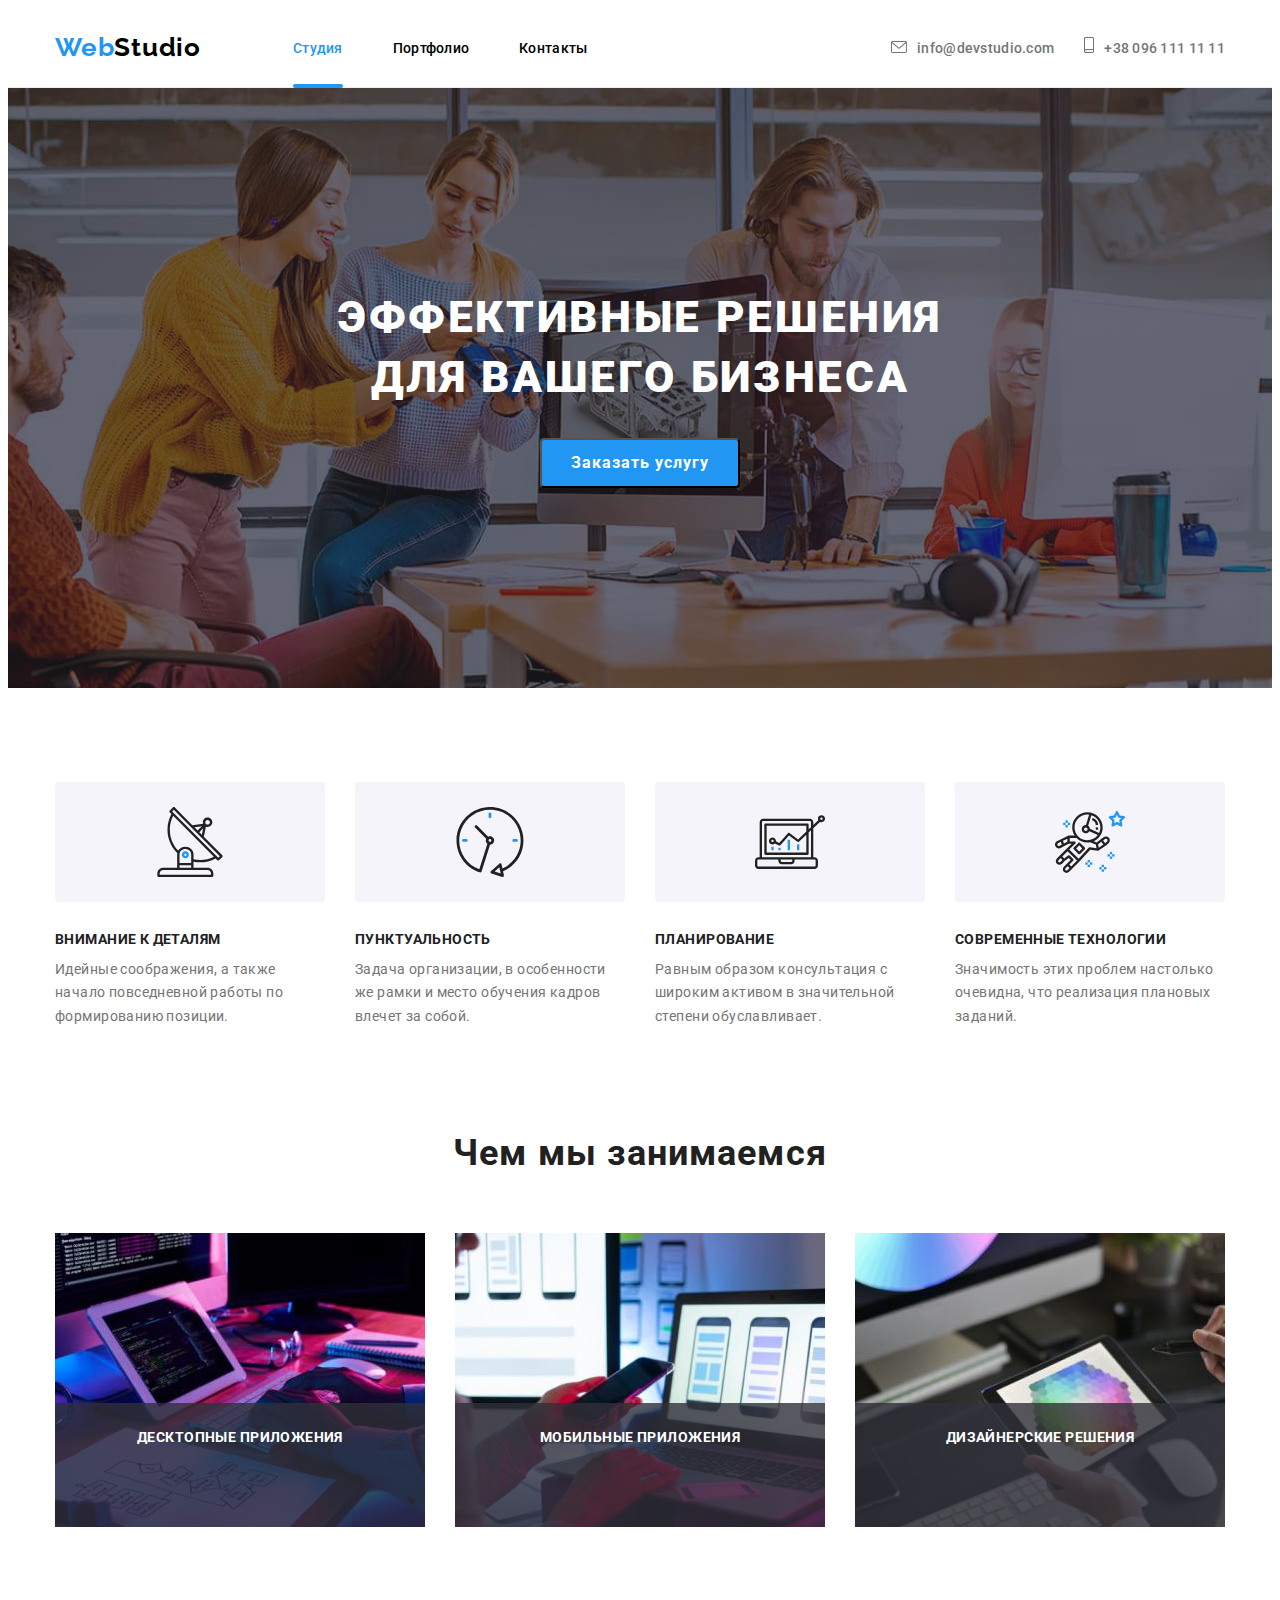
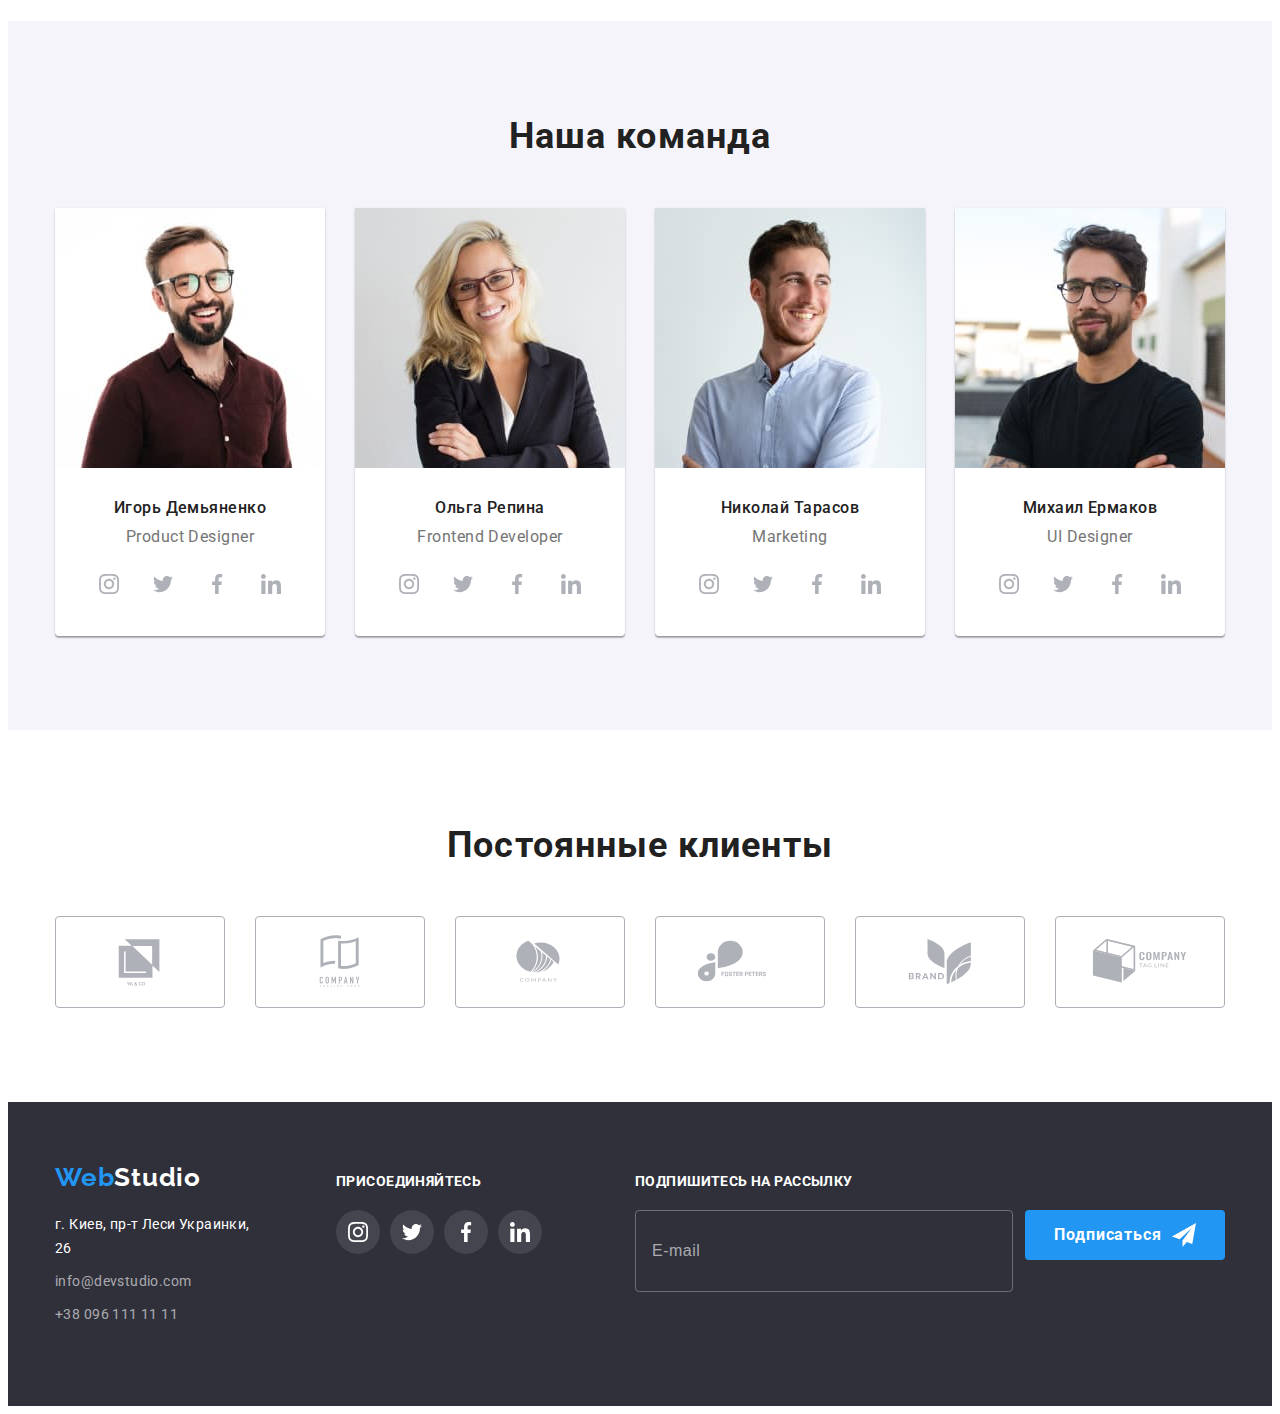
<file: index.html>
<!DOCTYPE html>
<html lang="ru">

<head>
  <meta charset="UTF-8" />
  <meta http-equiv="X-UA-Compatible" content="IE=edge" />
  <meta name="viewport" content="width=device-width, initial-scale=1.0" />
  <title>webstudio</title>
  <link rel="preconnect" href="https://fonts.googleapis.com" />
  <link rel="preconnect" href="https://fonts.gstatic.com" crossorigin />
  <link href="https://fonts.googleapis.com/css2?family=Raleway:wght@700&family=Roboto:wght@400;500;700;900&display=swap"
    rel="stylesheet" />
  <link rel="stylesheet" href="https://cdnjs.cloudflare.com/ajax/libs/modern-normalize/1.1.0/modern-normalize.min.css"
    integrity="sha512-wpPYUAdjBVSE4KJnH1VR1HeZfpl1ub8YT/NKx4PuQ5NmX2tKuGu6U/JRp5y+Y8XG2tV+wKQpNHVUX03MfMFn9Q=="
    crossorigin="anonymous" referrerpolicy="no-referrer" />
  <link rel="stylesheet" href="./css/main.min.css" />
</head>

<body>
  <header class="header">
    <div class="container header-container">
      <a class="header-logo" href="./index.html">
        <span class="header-logo__web" lang="en">Web</span><span class="header-logo__studio" lang="en">Studio</span>
      </a>
      <nav class="header-nav">
        <ul class="header-list list">
          <li class="header-list__item">
            <a href="./index.html" class="header-list__link link current">Студия</a>
          </li>
          <li class="header-list__item">
            <a href="./portfolio.html" class="header-list__link link">Портфолио</a>
          </li>
          <li class="header-list__item">
            <a href="" class="header-list__link link">Контакты</a>
          </li>
        </ul>
      </nav>

      <ul class="header-contacts list">
        <li class="header-contacts__item">
          <a href="mailto:info@devstudio.com" class="header-contacts__link link">
            <svg class="header-contacts__icon" width="16" height="12">
              <use href="./images/icons.svg#icon-envelope"></use>
            </svg>info@devstudio.com</a>
        </li>
        <li class="header-contacts__item">
          <a href="tel:+380961111111" class="header-contacts__link link">
            <svg class="header-contacts__icon" width="10" height="16">
              <use href="./images/icons.svg#icon-smartphone"></use>
            </svg>+38 096 111 11 11
          </a>
        </li>
      </ul>

      <ul class="header-contacts-tab list">
        <li class="header-contacts-tab__item">
          <div class="header-contacts-tab__wrap">
            <a href="mailto:info@devstudio.com" class="header-contacts-tab__link link">
              <svg class="header-contacts-mail__icon" width="14" height="10">
                <use href="./images/icons.svg#icon-envelope"></use>
              </svg>info@devstudio.com</a>
          </div>
        </li>
        <li class="header-contacts-tab__item">
          <div class="header-contacts-tab__wrap">
            <a href="tel:+380961111111" class="header-contacts-tab__link link">
              <svg class="header-contacts-phone__icon" width="10" height="14">
                <use href="./images/icons.svg#icon-phone-10-14"></use>
              </svg>+38 096 111 11 11</a>
          </div>
        </li>
      </ul>

      <button type="button" class="menu-btn">
        <svg class="menu-btn-open" width="24" height="24">
          <use href="./images/icons.svg#icon-menu">
          </use>
        </svg>
      </button>
    </div>

    <div class="mob-menu is-hidden">
      <div class="container">
        <div class="mob-menu-top">
          <button class="menu-close-btn">
            <svg class="menu-btn-close" width="18" height="18">
              <use href="./images/icons.svg#icon-close-menu">
              </use>
            </svg>
          </button>
          <nav class="header-nav">
            <ul class="mob-menu-list list">
              <li class="mob-menu-list__item">
                <a href="./index.html" class="mob-menu-list__link link current">Студия</a>
              </li>
              <li class="mob-menu-list__item">
                <a href="./portfolio.html" class="mob-menu-list__link link">Портфолио</a>
              </li>
              <li class="mob-menu-list__item">
                <a href="" class="mob-menu-list__link link">Контакты</a>
              </li>
            </ul>
          </nav>
        </div>
        <div class="mob-menu-bottom">
          <ul class="mob-menu-contacts list">
            <li class="mob-menu-contacts__item">
              <a href="tel:+380961111111" class="mob-menu-tel__link link">+38 096 111 11 11
              </a>
            </li>
            <li class="mob-menu-contacts__item">
              <a href="mailto:info@devstudio.com" class="mob-menu-mail__link link">info@devstudio.com</a>
            </li>
          </ul>
          <ul class="mob-social-list list">
            <li class="mob-social-list__item">
              <a href="" class="mob-social-list__link link">Instagram</a>
            </li>
            <li class="mob-social-list__item">
              <a href="" class="mob-social-list__link link">Twitter</a>
            </li>
            <li class="mob-social-list__item">
              <a href="" class="mob-social-list__link link">Facebook</a>
            </li>
            <li class="mob-social-list__item">
              <a href="" class="mob-social-list__link link">LinkedIn</a>
            </li>
          </ul>
        </div>
      </div>
    </div>
  </header>

  <main>
    <section class="hero">
      <div class="hero-container ">
        <h1 class="hero__title">Эффективные решения для вашего бизнеса</h1>
        <button class="hero__button" type="button" data-modal-open>Заказать услугу</button>
      </div>
    </section>

    <section class="features">
      <h2 class="visually-hidden">Особенности</h2>
      <div class="container features-container">
        <ul class="features__list list">
          <li class="features__item">
            <div class="features__picture">
              <svg class="features__icon" width="70" height="70">
                <use href="./images/icons.svg#icon-antenna">
                </use>
              </svg>
            </div>
            <h3 class="features__title">Внимание к деталям</h3>
            <p class="features__text">
              Идейные соображения, а также начало повседневной работы по
              формированию позиции.
            </p>
          </li>
          <li class="features__item">
            <div class="features__picture">
              <svg class="features__icon" width="70" height="70">
                <use href="./images/icons.svg#icon-clock">
                </use>
              </svg>
            </div>
            <h3 class="features__title">Пунктуальность</h3>
            <p class="features__text">
              Задача организации, в особенности же рамки и место обучения кадров
              влечет за собой.
            </p>
          </li>
          <li class="features__item">
            <div class="features__picture">
              <svg class="features__icon" width="70" height="70">
                <use href="./images/icons.svg#icon-diagram">
                </use>
              </svg>
            </div>
            <h3 class="features__title">Планирование</h3>
            <p class="features__text">
              Равным образом консультация с широким активом в значительной
              степени обуславливает.
            </p>
          </li>
          <li class="features__item">
            <div class="features__picture">
              <svg class="features__icon" width="70" height="70">
                <use href="./images/icons.svg#icon-astronaut">
                </use>
              </svg>
            </div>
            <h3 class="features__title">Современные технологии</h3>
            <p class="features__text">
              Значимость этих проблем настолько очевидна, что реализация
              плановых заданий.
            </p>
          </li>
        </ul>
      </div>
    </section>

    <section class="about-us">
      <div class="container">
        <h2 class="about-us__title">Чем мы занимаемся</h2>
        <ul class="about-us__list list">
          <li class="about-us__item">
            <div class="about-us__item-wrap">
              <img src="./images/about-us/about-us-1.jpg" alt="человек набирает текст" width="370" height="294" />
              <p class="about-us__item-text">Десктопные приложения</p>
            </div>
          </li>
          <li class="about-us__item">
            <div class="about-us__item-wrap">
              <img src="./images/about-us/about-us-2.jpg" alt="человек смотрит на телефон" width="370" height="294" />
              <p class="about-us__item-text">Мобильные приложения</p>
            </div>
          </li>
          <li class="about-us__item">
            <div class="about-us__item-wrap">
              <img src="./images/about-us/about-us-3.jpg" alt="человек смотрит на палитру цветов" width="370"
                height="294" />
              <p class="about-us__item-text">Дизайнерские решения</p>
            </div>
          </li>
        </ul>
      </div>
    </section>

    <section class="our-team">
      <div class="container">
        <h2 class="our-team__title">Наша команда</h2>
        <ul class="our-team__list list">
          <li class="our-team__item">
            <picture>
              <source srcset="
              ./images/our-team/our-team-desk-1-1x.jpg 1x,
              ./images/our-team/our-team-desk-1-2x.jpg 2x" media="(min-width:1200px)">
              <source srcset="
              ./images/our-team/our-team-tab-1-1x.jpg 1x,
              ./images/our-team/our-team-tab-1-2x.jpg 2x" media="(min-width:768px)">
              <source srcset="
              ./images/our-team/our-team-mob-1-1x.jpg 1x,
              ./images/our-team/our-team-mob-1-2x.jpg 2x" media="(min-width:320px)">
              <img src="./images/our-team/our-team-1.jpg" alt="дизайнер Игорь Демьяненко" />
            </picture>

            <div class="our-team__item-content">
              <h3 class="our-team__subtitle">Игорь Демьяненко</h3>
              <p class="our-team__text" lang="en">Product Designer</p>
              <ul class="our-team-list__social socials list">
                <li class="socials__item">
                  <a href="" class="socials__link social--fill-grey">
                    <svg class="socials__icon" width="20" height="20">
                      <use href="./images/icons.svg#icon-instagram">
                      </use>
                    </svg>
                  </a>
                </li>
                <li class="socials__item">
                  <a href="" class="socials__link social--fill-grey">
                    <svg class="socials__icon" width="20" height="20">
                      <use href="./images/icons.svg#icon-twitter">
                      </use>
                    </svg>
                  </a>
                </li>
                <li class="socials__item">
                  <a href="" class="socials__link social--fill-grey">
                    <svg class="socials__icon" width="20" height="20">
                      <use href="./images/icons.svg#icon-facebook">
                      </use>
                    </svg>
                  </a>
                </li>
                <li class="socials__item">
                  <a href="" class="socials__link social--fill-grey">
                    <svg class="socials__icon" width="20" height="20">
                      <use href="./images/icons.svg#icon-linkedin">
                      </use>
                    </svg>
                  </a>
                </li>
              </ul>
            </div>
          </li>
          <li class="our-team__item">
            <picture>
              <source srcset="
              ./images/our-team/our-team-desk-2-1x.jpg 1x,
              ./images/our-team/our-team-desk-2-2x.jpg 2x" media="(min-width:1200px)">
              <source srcset="
              ./images/our-team/our-team-tab-2-1x.jpg 1x,
              ./images/our-team/our-team-tab-2-2x.jpg 2x" media="(min-width:768px)">
              <source srcset="
              ./images/our-team/our-team-mob-2-1x.jpg 1x,
              ./images/our-team/our-team-mob-2-2x.jpg 2x" media="(min-width:320px)">
              <img src="./images/our-team/our-team-2.jpg" alt="девелопер Ольга Репина" />
            </picture>

            <div class="our-team__item-content">
              <h3 class="our-team__subtitle">Ольга Репина</h3>
              <p class="our-team__text" lang="en">Frontend Developer</p>
              <ul class="our-team-list__social socials list">
                <li class="socials__item">
                  <a href="" class="socials__link social--fill-grey">
                    <svg class="socials__icon" width="20" height="20">
                      <use href="./images/icons.svg#icon-instagram">
                      </use>
                    </svg>
                  </a>
                </li>
                <li class="socials__item">
                  <a href="" class="socials__link social--fill-grey">
                    <svg class="socials__icon" width="20" height="20">
                      <use href="./images/icons.svg#icon-twitter">
                      </use>
                    </svg>
                  </a>
                </li>
                <li class="socials__item">
                  <a href="" class="socials__link social--fill-grey">
                    <svg class="socials__icon" width="20" height="20">
                      <use href="./images/icons.svg#icon-facebook">
                      </use>
                    </svg>
                  </a>
                </li>
                <li class="socials__item">
                  <a href="" class="socials__link social--fill-grey">
                    <svg class="socials__icon" width="20" height="20">
                      <use href="./images/icons.svg#icon-linkedin">
                      </use>
                    </svg>
                  </a>
                </li>
              </ul>
            </div>
          </li>
          <li class="our-team__item">
            <picture>
              <source srcset="
              ./images/our-team/our-team-desk-3-1x.jpg 1x,
              ./images/our-team/our-team-desk-3-2x.jpg 2x" media="(min-width:1200px)">
              <source srcset="
              ./images/our-team/our-team-tab-3-1x.jpg 1x,
              ./images/our-team/our-team-tab-3-2x.jpg 2x" media="(min-width:768px)">
              <source srcset="
              ./images/our-team/our-team-mob-3-1x.jpg 1x,
              ./images/our-team/our-team-mob-3-2x.jpg 2x" media="(min-width:320px)">
              <img src="./images/our-team/our-team-3.jpg" alt="маркетинг Николай Тарасов" />
            </picture>

            <div class="our-team__item-content">
              <h3 class="our-team__subtitle">Николай Тарасов</h3>
              <p class="our-team__text" lang="en">Marketing</p>
              <ul class="our-team-list__social socials list">
                <li class="socials__item">
                  <a href="" class="socials__link social--fill-grey">
                    <svg class="socials__icon" width="20" height="20">
                      <use href="./images/icons.svg#icon-instagram">
                      </use>
                    </svg>
                  </a>
                </li>
                <li class="socials__item">
                  <a href="" class="socials__link social--fill-grey">
                    <svg class="socials__icon" width="20" height="20">
                      <use href="./images/icons.svg#icon-twitter">
                      </use>
                    </svg>
                  </a>
                </li>
                <li class="socials__item">
                  <a href="" class="socials__link social--fill-grey">
                    <svg class="socials__icon" width="20" height="20">
                      <use href="./images/icons.svg#icon-facebook">
                      </use>
                    </svg>
                  </a>
                </li>
                <li class="socials__item">
                  <a href="" class="socials__link social--fill-grey">
                    <svg class="socials__icon" width="20" height="20">
                      <use href="./images/icons.svg#icon-linkedin">
                      </use>
                    </svg>
                  </a>
                </li>
              </ul>
            </div>
          </li>
          <li class="our-team__item">
            <picture>
              <source srcset="
              ./images/our-team/our-team-desk-4-1x.jpg 1x,
              ./images/our-team/our-team-desk-4-2x.jpg 2x" media="(min-width:1200px)">
              <source srcset="
              ./images/our-team/our-team-tab-4-1x.jpg 1x,
              ./images/our-team/our-team-tab-4-2x.jpg 2x" media="(min-width:768px)">
              <source srcset="
              ./images/our-team/our-team-mob-4-1x.jpg 1x,
              ./images/our-team/our-team-mob-4-2x.jpg 2x" media="(min-width:320px)">
              <img src="./images/our-team/our-team-4.jpg" alt="дизайнер Михаил Ермаков" />
            </picture>

            <div class="our-team__item-content">
              <h3 class="our-team__subtitle">Михаил Ермаков</h3>
              <p class="our-team__text" lang="en">UI Designer</p>
              <ul class="our-team-list__social socials list">
                <li class="socials__item">
                  <a href="" class="socials__link social--fill-grey">
                    <svg class="socials__icon" width="20" height="20">
                      <use href="./images/icons.svg#icon-instagram">
                      </use>
                    </svg>
                  </a>
                </li>
                <li class="socials__item">
                  <a href="" class="socials__link social--fill-grey">
                    <svg class="socials__icon" width="20" height="20">
                      <use href="./images/icons.svg#icon-twitter">
                      </use>
                    </svg>
                  </a>
                </li>
                <li class="socials__item">
                  <a href="" class="socials__link social--fill-grey">
                    <svg class="socials__icon" width="20" height="20">
                      <use href="./images/icons.svg#icon-facebook">
                      </use>
                    </svg>
                  </a>
                </li>
                <li class="socials__item">
                  <a href="" class="socials__link social--fill-grey">
                    <svg class="socials__icon" width="20" height="20">
                      <use href="./images/icons.svg#icon-linkedin">
                      </use>
                    </svg>
                  </a>
                </li>
              </ul>
            </div>
          </li>
        </ul>
      </div>
    </section>

    <section class="clients">
      <div class="container">
        <h2 class="clients__title">Постоянные клиенты</h2>
        <ul class="clients-list list">
          <li class="clients-list__item">
            <a href="" class="clients-list__link">
              <svg class="clients-list__icon" width="106" height="60">
                <use href="./images/icons.svg#icon-client1">
                </use>
              </svg>
            </a>
          </li>
          <li class="clients-list__item">
            <a href="" class="clients-list__link">
              <svg class="clients-list__icon" width="106" height="60">
                <use href="./images/icons.svg#icon-client2">
                </use>
              </svg>
            </a>
          </li>
          <li class="clients-list__item">
            <a href="" class="clients-list__link">
              <svg class="clients-list__icon" width="106" height="60">
                <use href="./images/icons.svg#icon-client3">
                </use>
              </svg>
            </a>
          </li>
          <li class="clients-list__item">
            <a href="" class="clients-list__link">
              <svg class="clients-list__icon" width="106" height="60">
                <use href="./images/icons.svg#icon-client4">
                </use>
              </svg>
            </a>
          </li>
          <li class="clients-list__item">
            <a href="" class="clients-list__link">
              <svg class="clients-list__icon" width="106" height="60">
                <use href="./images/icons.svg#icon-client5">
                </use>
              </svg>
            </a>
          </li>
          <li class="clients-list__item">
            <a href="" class="clients-list__link">
              <svg class="clients-list__icon" width="106" height="60">
                <use href="./images/icons.svg#icon-client6">
                </use>
              </svg>
            </a>
          </li>
        </ul>
      </div>
    </section>
  </main>

  <footer class="footer">
    <div class="container footer-container">
     <div class="footer-contacts-tab__wrap">
      <div class="footer-contact-info">
        <a class="footer-logo" href="./index.html"><span class="footer-logo__web" lang="en">Web</span><span
            class="footer-logo__studio" lang="en">Studio</span></a>
        <address class="footer-address">
          <ul class="footer-address__list list">
            <li class="footer-address__item">
              <a href="https://goo.gl/maps/FD98pW3v6EqiZi8m8" class="footer-address__map link" target="_blank"
                rel="noopener noreferrer">
                г. Киев, пр-т Леси Украинки, 26
              </a>
            </li>
            <li class="footer-address__item">
              <a href="mailto:info@devstudio.com" class="footer-address__mail link">
                info@devstudio.com
              </a>
            </li>
            <li class="footer-address__item">
              <a href="tel:+380961111111" class="footer-address__tel link">
                +38 096 111 11 11
              </a>
            </li>
          </ul>
        </address>
      </div>
      <div class="footer-social">
        <p class="footer-social__join-text">ПРИСОЕДИНЯЙТЕСЬ</p>
        <ul class="footer-social__list socials list">
          <li class="socials__item">
            <a href="" class="socials__link social--fill-white">
              <svg class="socials__icon" width="20" height="20">
                <use href="./images/icons.svg#icon-instagram">
                </use>
              </svg>
            </a>
          </li>
          <li class="socials__item">
            <a href="" class="socials__link social--fill-white">
              <svg class="socials__icon" width="20" height="20">
                <use href="./images/icons.svg#icon-twitter">
                </use>
              </svg>
            </a>
          </li>
          <li class="socials__item">
            <a href="" class="socials__link social--fill-white">
              <svg class="socials__icon" width="20" height="20">
                <use href="./images/icons.svg#icon-facebook">
                </use>
              </svg>
            </a>
          </li>
          <li class="socials__item">
            <a href="" class="socials__link social--fill-white">
              <svg class="footer-socials__icon" width="20" height="20">
                <use href="./images/icons.svg#icon-linkedin">
                </use>
              </svg>
            </a>
          </li>
        </ul>
      </div>
    </div>
      <div class="footer-mailing">
        <h2 class="footer-mailing__title">Подпишитесь на рассылку</h2>
        <form action="#" class="mailing-form">
          <div class="mailing-form__wrap">
            <input type="email" name="mailing-email" class="mailing-form__input" placeholder="E-mail" required>
            <button type="submit" class="button mailing-form__button">Подписаться<svg class="mailing-form__icon" width="24" height="24">
                <use href="./images/icons.svg#icon-icon-send"></use>
              </svg>
            </button>
          </div>
        </form>
      </div>
    </div>
  </footer>

  <div class="backdrop is-hidden" data-modal>
    <div class="modal">
      <button type="button" class="modal-close" data-modal-close>
        <svg class="icon-close" width="18" height="18">
          <use href="./images/icons.svg#icon-close-black">
          </use>
        </svg>
      </button>
      <p class="modal__title">Оставьте свои данные, мы вам перезвоним</p>
      <form action="#" class="modal-form"></form>
      <div class="modal-form__info">
        <label for="user-name" class="modal-form__text">Имя</label>
        <div class="modal-personalization__wrap">
          <input type="text" name="user-name" class="modal-personalization__input" required="required" id="user-name">
          <svg class="modal-personalization__icon" width="18" height="18">
            <use href="./images/icons.svg#icon-person-18"></use>
          </svg>
        </div>
      </div>
      <div class="modal-form__info">
        <label for="user-phone" class="modal-form__text">Телефон</label>
        <div class="modal-personalization__wrap">
          <input type="text" name="user-phone" class="modal-personalization__input" required="required" id="user-phone">
          <svg class="modal-personalization__icon" width="18" height="18">
            <use href="./images/icons.svg#icon-phone-18dp"></use>
          </svg>
        </div>
      </div>
      <div class="modal-form__info">
        <label for="user-email" class="modal-form__text">Почта</label>
        <div class="modal-personalization__wrap">
          <input type="text" name="user-email" class="modal-personalization__input" required="required" id="user-email">
          <svg class="modal-personalization__icon" width="18" height="18">
            <use href="./images/icons.svg#icon-email-18"></use>
          </svg>
        </div>
      </div>
      <div class="modal-form__info">
        <label for="user-comment" class="modal-form__text">Комментарий</label>
        <textarea name="user-comment" id="user-comment" class="modal-form__comment"
          placeholder="Введите текст"></textarea>
      </div>

      <div class="modal-form-agreement">
        <input type="checkbox" name="agreement" id="modal-check" class="modal-check visually-hidden">
        <label for="modal-check" class="agreement-text"><span><svg class="icon-checkmark" width="16" height="15">
              <use href="./images/icons.svg#icon-checkmark"></use>
            </svg></span>Соглашаюсь с рассылкой и принимаю&nbsp;<a href="" class="agreemnet-link">Условия
            договора</a></label>
      </div>

      <button type="submit" class="button modal-button">Отправить</button>
    </div>
  </div>
  <script src="./js/modal.js"></script>
  <script src="./js/menu.js"></script>

</body>

</html>
</file>
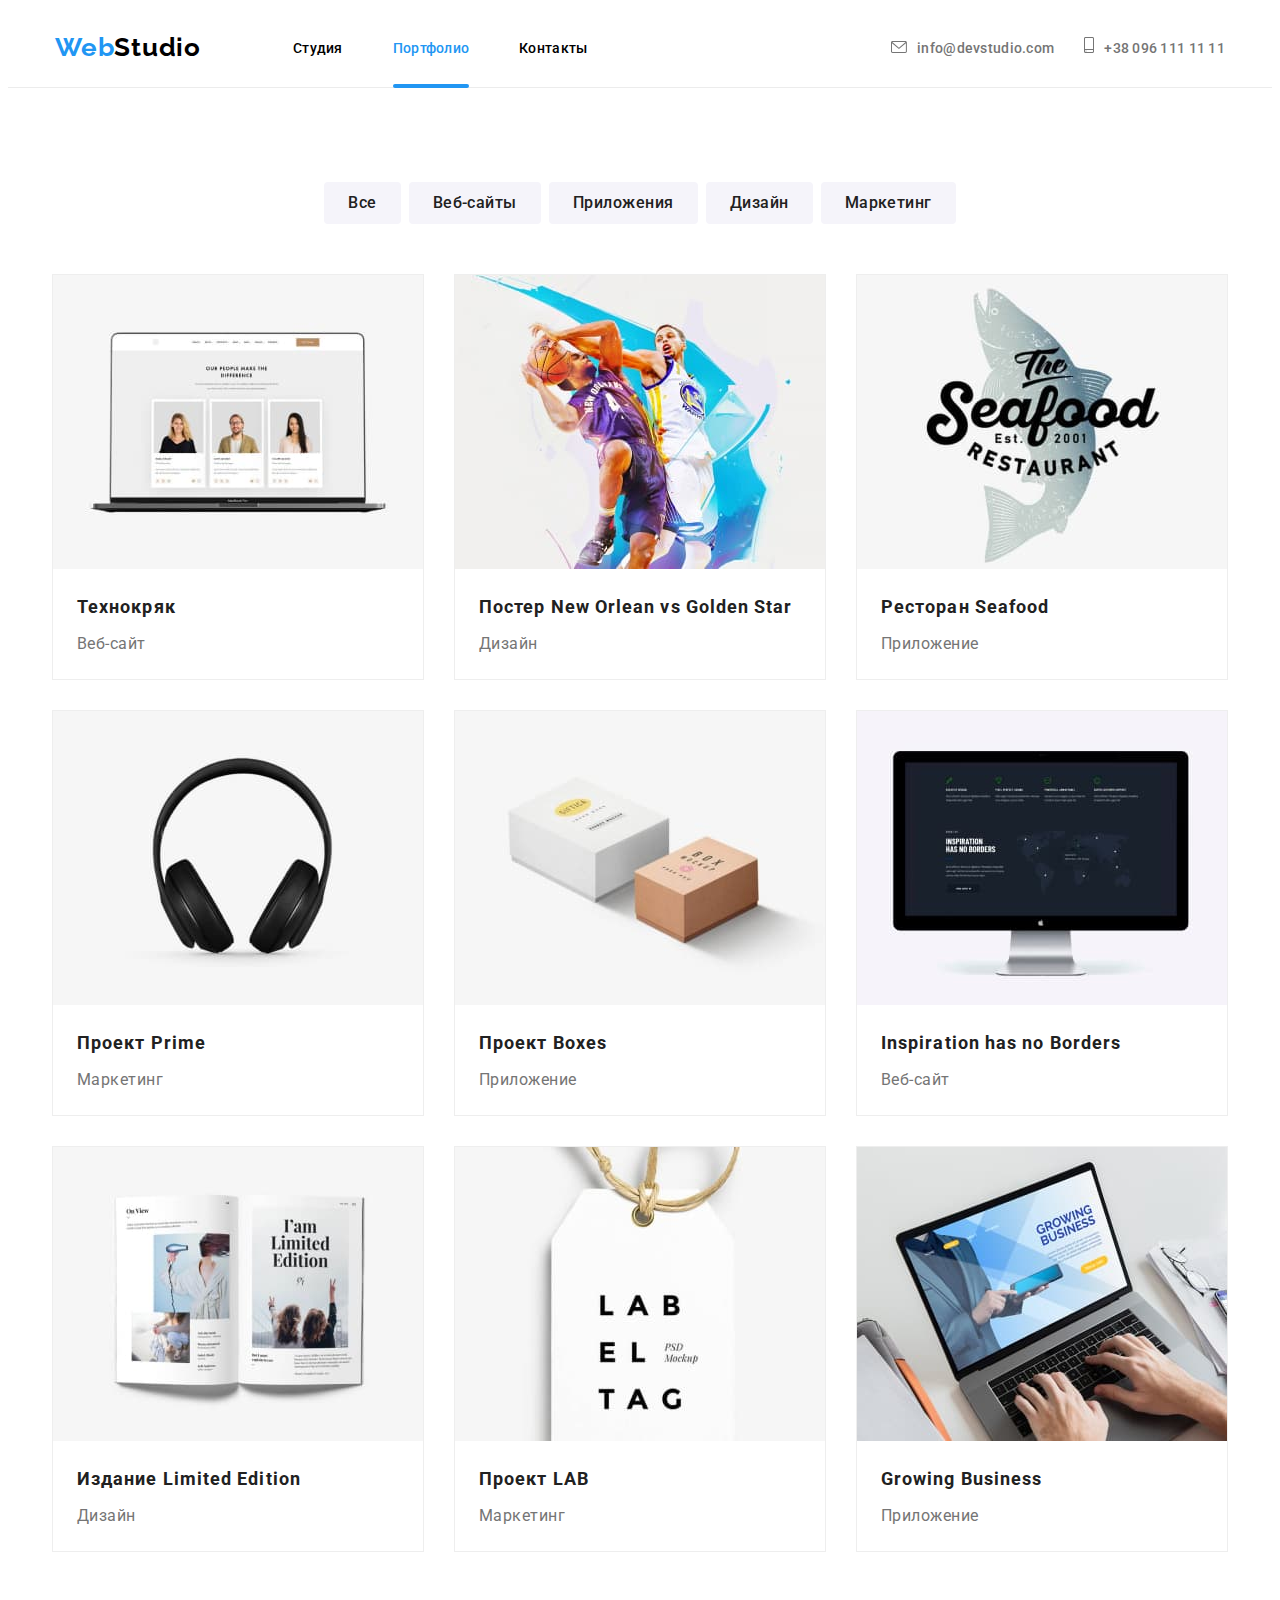
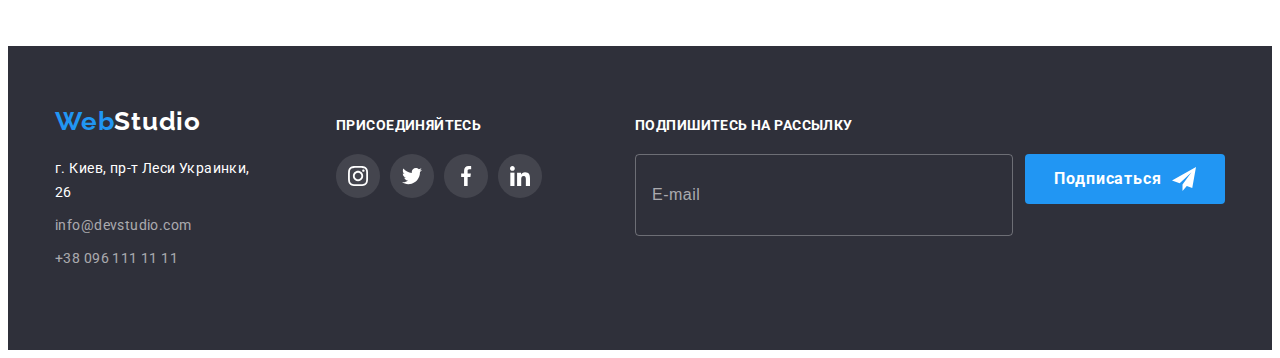
<file: portfolio.html>
<!DOCTYPE html>
<html lang="ru">

<head>
  <meta charset="UTF-8" />
  <meta http-equiv="X-UA-Compatible" content="IE=edge" />
  <meta name="viewport" content="width=device-width, initial-scale=1.0" />
  <title>webstudio</title>
  <link rel="preconnect" href="https://fonts.googleapis.com" />
  <link rel="preconnect" href="https://fonts.gstatic.com" crossorigin />
  <link href="https://fonts.googleapis.com/css2?family=Raleway:wght@700&family=Roboto:wght@400;500;700;900&display=swap"
    rel="stylesheet" />
  <link rel="stylesheet" href="https://cdnjs.cloudflare.com/ajax/libs/modern-normalize/1.1.0/modern-normalize.min.css"
    integrity="sha512-wpPYUAdjBVSE4KJnH1VR1HeZfpl1ub8YT/NKx4PuQ5NmX2tKuGu6U/JRp5y+Y8XG2tV+wKQpNHVUX03MfMFn9Q=="
    crossorigin="anonymous" referrerpolicy="no-referrer" />
  <link rel="stylesheet" href="./css/main.min.css" />
</head>

<body>
  <header class="header">
    <div class="container header-container">
      <a class="header-logo" href="./index.html">
        <span class="header-logo__web" lang="en">Web</span><span class="header-logo__studio" lang="en">Studio</span>
      </a>
      <nav class="header-nav">
        <ul class="header-list list">
          <li class="header-list__item">
            <a href="./index.html" class="header-list__link link">Студия</a>
          </li>
          <li class="header-list__item">
            <a href="./portfolio.html" class="header-list__link link current">Портфолио</a>
          </li>
          <li class="header-list__item">
            <a href="" class="header-list__link link">Контакты</a>
          </li>
        </ul>
      </nav>

      <ul class="header-contacts list">
        <li class="header-contacts__item">
          <a href="mailto:info@devstudio.com" class="header-contacts__link link">
            <svg class="header-contacts__icon" width="16" height="12">
              <use href="./images/icons.svg#icon-envelope"></use>
            </svg>info@devstudio.com</a>
        </li>
        <li class="header-contacts__item">
          <a href="tel:+380961111111" class="header-contacts__link link">
            <svg class="header-contacts__icon" width="10" height="16">
              <use href="./images/icons.svg#icon-smartphone"></use>
            </svg>+38 096 111 11 11
          </a>
        </li>
      </ul>

      <ul class="header-contacts-tab list">
        <li class="header-contacts-tab__item">
          <div class="header-contacts-tab__wrap">
            <a href="mailto:info@devstudio.com" class="header-contacts-tab__link link">
              <svg class="header-contacts-mail__icon" width="14" height="10">
                <use href="./images/icons.svg#icon-envelope"></use>
              </svg>info@devstudio.com</a>
          </div>
        </li>
        <li class="header-contacts-tab__item">
          <div class="header-contacts-tab__wrap">
            <a href="tel:+380961111111" class="header-contacts-tab__link link">
              <svg class="header-contacts-phone__icon" width="10" height="14">
                <use href="./images/icons.svg#icon-phone-10-14"></use>
              </svg>+38 096 111 11 11</a>
          </div>
        </li>
      </ul>

      <button type="button" class="menu-btn">
        <svg class="menu-btn-open" width="24" height="24">
          <use href="./images/icons.svg#icon-menu">
          </use>
        </svg>
      </button>
    </div>

    <div class="mob-menu is-hidden">
      <div class="container">
        <div class="mob-menu-top">
          <button class="menu-close-btn">
            <svg class="menu-btn-close" width="18" height="18">
              <use href="./images/icons.svg#icon-close-menu">
              </use>
            </svg>
          </button>
          <nav class="header-nav">
            <ul class="mob-menu-list list">
              <li class="mob-menu-list__item">
                <a href="./index.html" class="mob-menu-list__link link current">Студия</a>
              </li>
              <li class="mob-menu-list__item">
                <a href="./portfolio.html" class="mob-menu-list__link link">Портфолио</a>
              </li>
              <li class="mob-menu-list__item">
                <a href="" class="mob-menu-list__link link">Контакты</a>
              </li>
            </ul>
          </nav>
        </div>
        <div class="mob-menu-bottom">
          <ul class="mob-menu-contacts list">
            <li class="mob-menu-contacts__item">
              <a href="tel:+380961111111" class="mob-menu-tel__link link">+38 096 111 11 11
              </a>
            </li>
            <li class="mob-menu-contacts__item">
              <a href="mailto:info@devstudio.com" class="mob-menu-mail__link link">info@devstudio.com</a>
            </li>
          </ul>
          <ul class="mob-social-list list">
            <li class="mob-social-list__item">
              <a href="" class="mob-social-list__link link">Instagram</a>
            </li>
            <li class="mob-social-list__item">
              <a href="" class="mob-social-list__link link">Twitter</a>
            </li>
            <li class="mob-social-list__item">
              <a href="" class="mob-social-list__link link">Facebook</a>
            </li>
            <li class="mob-social-list__item">
              <a href="" class="mob-social-list__link link">LinkedIn</a>
            </li>
          </ul>
        </div>
      </div>
    </div>
  </header>


  <main>
    <section class="filter">
      <div class="container">
        <h1 class="visually-hidden">Фильтр</h1>
        <ul class="filter-list list">
          <li class="filter-list__item"><button type="button" class="filter-list__button">Все</button></li>
          <li class="filter-list__item"><button type="button" class="filter-list__button">Веб-сайты</button></li>
          <li class="filter-list__item"><button type="button" class="filter-list__button">Приложения</button></li>
          <li class="filter-list__item"><button type="button" class="filter-list__button">Дизайн</button></li>
          <li class="filter-list__item"><button type="button" class="filter-list__button">Маркетинг</button></li>
        </ul>
        <ul class="filter-examples list">
          <li class="filter-examples__item">
            <a href="" class="filter-examples__link link"></a>
            <div class="filter-examples__item-wrap">
              <picture>
                <source srcset="./images/portfolio/portfolio-desk1-1x.jpg 1x,
                ./images/portfolio/portfolio-desk1-2x.jpg 2x" media="(min-width:1200px)">
                <source srcset="
                ./images/portfolio/portfolio-tab1-1x.jpg 1x,
                ./images/portfolio/portfolio-tab1-2x.jpg 2x" media="(min-width:768px)">
                <source srcset="
                ./images/portfolio/portfolio-mob1-1x.jpg 1x,
                ./images/portfolio/portfolio-mob1-2x.jpg 2x" media="(min-width:320px)">
                <img src="./images/portfolio/portfolio1.jpg" alt="веб-сайт технокряк"/>
              </picture>
              <p class="filter-examples__description-text">Технокряк это современная площадка распространения
                коронавируса. Компании используют эту платформу для цифрового шпионажа и атак на защищённые сервера
                конкурентов.</p>
            </div>
            <div class="filter-examples__main-text">
              <h2 class="filter-examples__title">Технокряк</h2>
              <p class="filter-examples__text">Веб-сайт</p>
            </div>
          </li>
          <li class="filter-examples__item"><a href="" class="filter-examples__link link"></a>
            <div class="filter-examples__item-wrap">
              <picture>
                <source srcset="./images/portfolio/portfolio-desk2-1x.jpg 1x,
                ./images/portfolio/portfolio-desk2-2x.jpg 2x" media="(min-width:1200px)">
                <source srcset="
                ./images/portfolio/portfolio-tab2-1x.jpg 1x,
                ./images/portfolio/portfolio-tab2-2x.jpg 2x" media="(min-width:768px)">
                <source srcset="
                ./images/portfolio/portfolio-mob2-1x.jpg 1x,
                ./images/portfolio/portfolio-mob2-2x.jpg 2x" media="(min-width:320px)">
                <img src="./images/portfolio/portfolio2.jpg" alt="Постер New Orlean vs Golden Star" />              
              </picture>
              
              <p class="filter-examples__description-text">Технокряк это современная площадка распространения
                коронавируса. Компании используют эту платформу для цифрового шпионажа и атак на защищённые сервера
                конкурентов.</p>
            </div>
            <div class="filter-examples__main-text">
              <h2 class="filter-examples__title">Постер <span lang="en">New Orlean vs Golden Star</span></h2>
              <p class="filter-examples__text">Дизайн</p>
            </div>
          </li>
          <li class="filter-examples__item"><a href="" class="filter-examples__link link"></a>
            <div class="filter-examples__item-wrap">
              <picture>
                <source srcset="./images/portfolio/portfolio-desk3-1x.jpg 1x,
                ./images/portfolio/portfolio-desk3-2x.jpg 2x" media="(min-width:1200px)">
                <source srcset="
                ./images/portfolio/portfolio-tab3-1x.jpg 1x,
                ./images/portfolio/portfolio-tab3-2x.jpg 2x" media="(min-width:768px)">
                <source srcset="
                ./images/portfolio/portfolio-mob3-1x.jpg 1x,
                ./images/portfolio/portfolio-mob3-2x.jpg 2x" media="(min-width:320px)">
                <img src="./images/portfolio/portfolio3.jpg" alt="Ресторан Seafood" />
              </picture>
              <p class="filter-examples__description-text">Технокряк это современная площадка распространения
                коронавируса. Компании используют эту платформу для цифрового шпионажа и атак на защищённые сервера
                конкурентов.</p>
            </div>
            <div class="filter-examples__main-text">
              <h2 class="filter-examples__title">Ресторан <span lang="en">Seafood</span></h2>
              <p class="filter-examples__text">Приложение</p>
            </div>
          </li>
          <li class="filter-examples__item"><a href="" class="filter-examples__link link"></a>
            <div class="filter-examples__item-wrap">
              <picture>
                <source srcset="./images/portfolio/portfolio-desk4-1x.jpg 1x,
                ./images/portfolio/portfolio-desk4-2x.jpg 2x" media="(min-width:1200px)">
                <source srcset="
                ./images/portfolio/portfolio-tab4-1x.jpg 1x,
                ./images/portfolio/portfolio-tab4-2x.jpg 2x" media="(min-width:768px)">
                <source srcset="
                ./images/portfolio/portfolio-mob4-1x.jpg 1x,
                ./images/portfolio/portfolio-mob4-2x.jpg 2x" media="(min-width:320px)">
                <img src="./images/portfolio/portfolio4.jpg" alt="Проект Prime" />
              </picture>
              <p class="filter-examples__description-text">Технокряк это современная площадка распространения
                коронавируса. Компании используют эту платформу для цифрового шпионажа и атак на защищённые сервера
                конкурентов.</p>
            </div>
            <div class="filter-examples__main-text">
              <h2 class="filter-examples__title">Проект <span lang="en">Prime</span></h2>
              <p class="filter-examples__text">Маркетинг</p>
            </div>
          </li>
          <li class="filter-examples__item"><a href="" class="filter-examples__link link"></a>
            <div class="filter-examples__item-wrap">
              <picture>
                <source srcset="./images/portfolio/portfolio-desk5-1x.jpg 1x,
                ./images/portfolio/portfolio-desk5-2x.jpg 2x" media="(min-width:1200px)">
                <source srcset="
                ./images/portfolio/portfolio-tab5-1x.jpg 1x,
                ./images/portfolio/portfolio-tab5-2x.jpg 2x" media="(min-width:768px)">
                <source srcset="
                ./images/portfolio/portfolio-mob5-1x.jpg 1x,
                ./images/portfolio/portfolio-mob5-2x.jpg 2x" media="(min-width:320px)">
                <img src="./images/portfolio/portfolio5.jpg" alt="Проект Boxes" />
              </picture>
              <p class="filter-examples__description-text">Технокряк это современная площадка распространения
                коронавируса. Компании используют эту платформу для цифрового шпионажа и атак на защищённые сервера
                конкурентов.</p>
            </div>
            <div class="filter-examples__main-text">
              <h2 class="filter-examples__title">Проект <span lang="en">Boxes</span></h2>
              <p class="filter-examples__text">Приложение</p>
            </div>
          </li>
          <li class="filter-examples__item"><a href="" class="filter-examples__link link"></a>
            <div class="filter-examples__item-wrap">
              <picture>
                <source srcset="./images/portfolio/portfolio-desk6-1x.jpg 1x,
                ./images/portfolio/portfolio-desk6-2x.jpg 2x" media="(min-width:1200px)">
                <source srcset="
                ./images/portfolio/portfolio-tab6-1x.jpg 1x,
                ./images/portfolio/portfolio-tab6-2x.jpg 2x" media="(min-width:768px)">
                <source srcset="
                ./images/portfolio/portfolio-mob6-1x.jpg 1x,
                ./images/portfolio/portfolio-mob6-2x.jpg 2x" media="(min-width:320px)">
                <img src="./images/portfolio/portfolio6.jpg" alt="Inspiration has no Borders" />
              </picture>
              <p class="filter-examples__description-text">Технокряк это современная площадка распространения
                коронавируса. Компании используют эту платформу для цифрового шпионажа и атак на защищённые сервера
                конкурентов.</p>
            </div>
            <div class="filter-examples__main-text">
              <h2 class="filter-examples__title"><span lang="en">Inspiration has no Borders</span></h2>
              <p class="filter-examples__text">Веб-сайт</p>
            </div>
          </li>
          <li class="filter-examples__item"><a href="" class="filter-examples__link link"></a>
            <div class="filter-examples__item-wrap">
              <picture>
                <source srcset="./images/portfolio/portfolio-desk7-1x.jpg 1x,
                ./images/portfolio/portfolio-desk7-2x.jpg 2x" media="(min-width:1200px)">
                <source srcset="
                ./images/portfolio/portfolio-tab7-1x.jpg 1x,
                ./images/portfolio/portfolio-tab7-2x.jpg 2x" media="(min-width:768px)">
                <source srcset="
                ./images/portfolio/portfolio-mob7-1x.jpg 1x,
                ./images/portfolio/portfolio-mob7-2x.jpg 2x" media="(min-width:320px)">
                <img src="./images/portfolio/portfolio7.jpg" alt="Издание Limited Edition" />
              </picture>
              <p class="filter-examples__description-text">Технокряк это современная площадка распространения
                коронавируса. Компании используют эту платформу для цифрового шпионажа и атак на защищённые сервера
                конкурентов.</p>
            </div>
            <div class="filter-examples__main-text">
              <h2 class="filter-examples__title">Издание <span lang="en">Limited Edition</span></h2>
              <p class="filter-examples__text">Дизайн</p>
            </div>
          </li>
          <li class="filter-examples__item"><a href="" class="filter-examples__link link"></a>
            <div class="filter-examples__item-wrap">
              <picture>
                <source srcset="./images/portfolio/portfolio-desk8-1x.jpg 1x,
                ./images/portfolio/portfolio-desk8-2x.jpg 2x" media="(min-width:1200px)">
                <source srcset="
                ./images/portfolio/portfolio-tab8-1x.jpg 1x,
                ./images/portfolio/portfolio-tab8-2x.jpg 2x" media="(min-width:768px)">
                <source srcset="
                ./images/portfolio/portfolio-mob8-1x.jpg 1x,
                ./images/portfolio/portfolio-mob8-2x.jpg 2x" media="(min-width:320px)">
                <img src="./images/portfolio/portfolio8.jpg" alt="Проект LAB" />
              </picture>
              <p class="filter-examples__description-text">Технокряк это современная площадка распространения
                коронавируса. Компании используют эту платформу для цифрового шпионажа и атак на защищённые сервера
                конкурентов.</p>
            </div>
            <div class="filter-examples__main-text">
              <h2 class="filter-examples__title">Проект <span lang="en">LAB</span></h2>
              <p class="filter-examples__text">Маркетинг</p>
            </div>
          </li>
          <li class="filter-examples__item"><a href="" class="filter-examples__link link"></a>
            <div class="filter-examples__item-wrap">
              <picture>
                <source srcset="./images/portfolio/portfolio-desk9-1x.jpg 1x,
                ./images/portfolio/portfolio-desk9-2x.jpg 2x" media="(min-width:1200px)">
                <source srcset="
                ./images/portfolio/portfolio-tab9-1x.jpg 1x,
                ./images/portfolio/portfolio-tab9-2x.jpg 2x" media="(min-width:768px)">
                <source srcset="
                ./images/portfolio/portfolio-mob9-1x.jpg 1x,
                ./images/portfolio/portfolio-mob9-2x.jpg 2x" media="(min-width:320px)">
                <img src="./images/portfolio/portfolio9.jpg" alt="Growing Business" />
              </picture>
              <p class="filter-examples__description-text">Технокряк это современная площадка распространения
                коронавируса. Компании используют эту платформу для цифрового шпионажа и атак на защищённые сервера
                конкурентов.</p>
            </div>
            <div class="filter-examples__main-text">
              <h2 class="filter-examples__title"><span lang="en">Growing Business</span></h2>
              <p class="filter-examples__text">Приложение</p>
            </div>
          </li>
        </ul>
      </div>
    </section>
  </main>

  <footer class="footer">
    <div class="container footer-container">
     <div class="footer-contacts-tab__wrap">
      <div class="footer-contact-info">
        <a class="footer-logo" href="./index.html"><span class="footer-logo__web" lang="en">Web</span><span
            class="footer-logo__studio" lang="en">Studio</span></a>
        <address class="footer-address">
          <ul class="footer-address__list list">
            <li class="footer-address__item">
              <a href="https://goo.gl/maps/FD98pW3v6EqiZi8m8" class="footer-address__map link" target="_blank"
                rel="noopener noreferrer">
                г. Киев, пр-т Леси Украинки, 26
              </a>
            </li>
            <li class="footer-address__item">
              <a href="mailto:info@devstudio.com" class="footer-address__mail link">
                info@devstudio.com
              </a>
            </li>
            <li class="footer-address__item">
              <a href="tel:+380961111111" class="footer-address__tel link">
                +38 096 111 11 11
              </a>
            </li>
          </ul>
        </address>
      </div>
      <div class="footer-social">
        <p class="footer-social__join-text">ПРИСОЕДИНЯЙТЕСЬ</p>
        <ul class="footer-social__list socials list">
          <li class="socials__item">
            <a href="" class="socials__link social--fill-white">
              <svg class="socials__icon" width="20" height="20">
                <use href="./images/icons.svg#icon-instagram">
                </use>
              </svg>
            </a>
          </li>
          <li class="socials__item">
            <a href="" class="socials__link social--fill-white">
              <svg class="socials__icon" width="20" height="20">
                <use href="./images/icons.svg#icon-twitter">
                </use>
              </svg>
            </a>
          </li>
          <li class="socials__item">
            <a href="" class="socials__link social--fill-white">
              <svg class="socials__icon" width="20" height="20">
                <use href="./images/icons.svg#icon-facebook">
                </use>
              </svg>
            </a>
          </li>
          <li class="socials__item">
            <a href="" class="socials__link social--fill-white">
              <svg class="footer-socials__icon" width="20" height="20">
                <use href="./images/icons.svg#icon-linkedin">
                </use>
              </svg>
            </a>
          </li>
        </ul>
      </div>
    </div>
      <div class="footer-mailing">
        <h2 class="footer-mailing__title">Подпишитесь на рассылку</h2>
        <form action="#" class="mailing-form">
          <div class="mailing-form__wrap">
            <input type="email" name="mailing-email" class="mailing-form__input" placeholder="E-mail" required>
            <button type="submit" class="button mailing-form__button">Подписаться<svg class="mailing-form__icon" width="24" height="24">
                <use href="./images/icons.svg#icon-icon-send"></use>
              </svg>
            </button>
          </div>
        </form>
      </div>
    </div>
  </footer>

</body>

</html>
</file>
<file: css/main.min.css>
:root{--logo-color: #ffffff;--main-title-color: #ffffff;--second-title-color: #212121;--first-text-color: #757575;--second-text-color: #212121;--third-text-color: #ffffff;--fourth-text-color: rgba(255, 255, 255, 0.6);--button-color: #ffffff;--header-main-text-color: #000000;--header-second-text-color: #757575;--accent-color: #2196f3;--background-block-color: #2f303a;--background-block-secondary-color: #f5f4fa;--background-color-third-color: #ffffff}p,h1,h2,h3,h4,h5,h6{margin:0 auto}ul{margin:0;padding:0}img{display:block;max-width:100%;height:auto}.visually-hidden{position:absolute;white-space:nowrap;width:1px;height:1px;overflow:hidden;border:0;padding:0;clip:rect(0 0 0 0);clip-path:inset(50%);margin:-1px}body{font-family:"Roboto", sans-serif;color:var(--main-title-color)}.list{list-style:none}.link{text-decoration:none}.container{width:100%;box-sizing:border-box;padding-left:15px;padding-right:15px;margin:0 auto}@media screen and (min-width: 480px){.container{width:480px}}@media screen and (min-width: 768px){.container{width:768px}}@media screen and (min-width: 1200px){.container{width:1200px}}.backdrop{position:fixed;top:0;left:0;width:100vw;height:100vh;background-color:rgba(0,0,0,0.2);opacity:1;transition:opacity 250ms cubic-bezier(0.4, 0, 0.2, 1),visibility 250ms cubic-bezier(0.4, 0, 0.2, 1)}.is-hidden{visibility:hidden;opacity:0;pointer-events:none}.modal{position:absolute;padding:40px;top:50%;left:50%;width:450px;min-height:609px;background-color:#ffffff;border-radius:4px;transform:translate(-50%, -50%) scale(1);transition:transform 250ms cubic-bezier(0.4, 0, 0.2, 1),visibility 250ms cubic-bezier(0.4, 0, 0.2, 1)}.is-hidden .modal{transform:translate(-50%, -50%) scale(0.5)}@media screen and (min-width: 1200px){.modal{width:528px;min-height:581px}}.modal-close{position:absolute;top:10px;right:10px;width:30px;height:30px;cursor:pointer;background-color:transparent;border:1px solid rgba(0,0,0,0.1);border-radius:50px;display:flex;align-items:center;justify-content:center;transition:border-color 250ms cubic-bezier(0.4, 0, 0.2, 1)}.modal-close:focus,.modal-close:hover{border-color:var(--accent-color)}.icon-close{transition:fill 250ms cubic-bezier(0.4, 0, 0.2, 1)}.modal-close:focus .icon-close,.modal-close:hover .icon-close{fill:var(--accent-color)}.modal__title{margin-bottom:12px;font-weight:700;font-size:20px;line-height:1.15;letter-spacing:.03em;text-align:center;color:var(--second-text-color)}.modal-form__info{margin-bottom:10px}.modal-personalization__wrap{position:relative}.modal-personalization__icon{position:absolute;top:50%;left:12px;transform:translateY(-50%);transition:fill 250ms cubic-bezier(0.4, 0, 0.2, 1)}.modal-personalization__input{padding-left:42px;padding-right:12px;font-size:12px;line-height:1.17;letter-spacing:0.01em;color:var(--header-second-text-color);width:100%;height:40px;border:1px solid rgba(33,33,33,0.2);border-radius:4px;background-color:transparent;outline:transparent;transition:border-color 250ms cubic-bezier(0.4, 0, 0.2, 1)}.modal-personalization__input:focus{border-color:var(--accent-color)}.modal-personalization__input:focus+.modal-personalization__icon{fill:var(--accent-color)}.modal-form__text{display:block;margin-bottom:4px;font-size:12px;line-height:1.17;letter-spacing:0.01em;color:var(--header-second-text-color)}.modal-form__comment{padding-left:16px;padding-right:16px;padding-top:12px;padding-bottom:12px;margin-bottom:20px;width:100%;height:120px;border:1px solid rgba(33,33,33,0.2);border-radius:4px;background-color:transparent;outline:transparent;resize:none}.modal-form__comment::placeholder{font-size:12px;line-height:1.17;letter-spacing:0.01em;color:rgba(117,117,117,0.5)}.modal-button{display:block;margin:0 auto;font-family:inherit;font-weight:700;font-size:16px;line-height:1.87;align-items:center;text-align:center;justify-content:center;letter-spacing:0.06em;width:200px;height:50px;cursor:pointer;border-radius:4px;color:var(--button-color);background-color:var(--accent-color);border-color:transparent;outline:transparent;box-shadow:0px 4px 4px rgba(0,0,0,0.25);transition:background-color 250ms cubic-bezier(0.4, 0, 0.2, 1)}.modal-button:focus{background-color:#188CE8}.modal-form-agreement{margin-bottom:30px}.agreement-text{display:flex;align-items:center;justify-content:center;font-size:12px;line-height:1.17px;letter-spacing:0.03em;color:var(--header-second-text-color)}.agreement-text span{width:16px;height:15px;margin-right:7px;display:flex;align-items:center;justify-content:center;border:2px solid #212121;border-radius:2px}@media screen and (min-width: 1200px){.agreement-text{font-size:14px;line-height:1.71px}}.icon-checkmark{fill:#FFFFFF}.modal-check:checked+.agreement-text span{background-color:var(--accent-color);border:none}.agreemnet-link{color:var(--accent-color);text-decoration:underline;text-decoration-skip-ink:none}.socials{display:flex;justify-content:center}.socials__item{width:44px;height:44px}.socials__item:not(:last-child){margin-right:10px}.socials__link{display:flex;align-items:center;justify-content:center;width:100%;height:100%;border-radius:50%;color:#AFB1B8;outline:rgba(0,0,0,0);transition:background-color 250ms cubic-bezier(0.4, 0, 0.2, 1),color 250ms cubic-bezier(0.4, 0, 0.2, 1)}.socials__link:hover,.socials__link:focus{background-color:var(--accent-color)}.socials__link:hover .socials__icon,.socials__link:focus .socials__icon{fill:#FFFFFF}.social--fill-grey{fill:#AFB1B8}.social--fill-white{fill:#ffffff;background-color:rgba(255,255,255,0.1)}.header-container{display:flex;align-items:center}.header{padding-top:16px;padding-bottom:16px;border-bottom:1px solid #ECECEC}@media screen and (min-width: 768px){.header{padding-top:21px;padding-bottom:21px}}@media screen and (min-width: 1200px){.header{padding-top:24px;padding-bottom:24px}}.header-list__link{font-weight:500;font-size:14px;line-height:1.14;letter-spacing:.02em;color:var(--header-main-text-color);transition:color 250ms cubic-bezier(0.4, 0, 0.2, 1);position:relative}.header-list__link:hover,.header-list__link:focus{color:var(--accent-color)}.header-nav .link.current{color:var(--accent-color)}.header-nav .link.current::after{content:" ";width:100%;height:4px;border-radius:2px;background-color:var(--accent-color);position:absolute;left:0;bottom:-32px}.header-logo{display:block;margin-right:auto;width:134px;font-family:Raleway;font-weight:700;font-size:24px;line-height:1.17;letter-spacing:.03em;text-decoration:none}@media screen and (min-width: 1200px){.header-logo{font-family:Raleway;font-weight:700;font-size:26px;line-height:1.19;letter-spacing:.03em;text-decoration:none;width:145px;margin-right:93px}}.header-logo__web{color:var(--accent-color)}.header-logo__studio{color:var(--header-main-text-color)}.header-list{display:none;align-items:center}@media screen and (min-width: 768px){.header-list{display:flex}}.header-list__item:not(:last-child){margin-right:50px}.header-contacts{display:flex;align-items:center;margin-left:auto}@media screen and (max-width: 1200px){.header-contacts{display:none}}.header-contacts-tab{margin-left:auto}@media screen and (max-width: 767px){.header-contacts-tab{display:none}}@media screen and (min-width: 1199px){.header-contacts-tab{display:none}}.header-contacts-tab__wrap{display:flex;align-items:center;height:14px}.header-contacts__link{font-weight:500;font-size:14px;line-height:1.14;letter-spacing:.02em;color:var(--header-second-text-color);text-decoration:none;transition:color 250ms cubic-bezier(0.4, 0, 0.2, 1)}.header-contacts__link:hover,.header-contacts__link:focus{color:var(--accent-color)}.header-contacts-tab__link{font-weight:500;font-size:12px;line-height:1.17;letter-spacing:.02em;color:var(--header-second-text-color);text-decoration:none;transition:color 250ms cubic-bezier(0.4, 0, 0.2, 1)}.header-contacts-tab__link:hover,.header-contacts-tab__link:focus{color:var(--accent-color)}.header-contacts__item:not(:last-child){margin-right:30px}.header-contacts-tab__item:not(:last-child){margin-bottom:10px}.header-contacts__icon{fill:currentColor;margin-right:10px}.header-contacts-phone__icon{fill:currentColor;margin-right:8px;vertical-align:middle}.header-contacts-mail__icon{fill:currentColor;margin-right:8px}.menu-btn{background-color:transparent;border-color:transparent;cursor:pointer;margin-left:auto}@media screen and (min-width: 768px){.menu-btn{display:none}}.mob-menu{position:fixed;background-color:#fff;width:100vw;height:100vh;top:0;z-index:5;padding-top:10px;padding-bottom:48px}.mob-menu .container{display:flex;height:100%;flex-direction:column;justify-content:space-between}.menu-close-btn{display:block;margin-left:auto;background-color:transparent;border-color:transparent;cursor:pointer}.mob-menu-list__item:not(:last-child){margin-bottom:32px}.mob-menu-contacts{margin-bottom:64px}.mob-menu-contacts__item:not(:last-child){margin-bottom:32px}.mob-social-list{display:flex}.mob-social-list__item:not(:last-child){margin-right:20px}.mob-menu-list__link{font-weight:500;font-size:40px;line-height:1.17;letter-spacing:.02em;color:#212121}.mob-menu-list__link:hover,.mob-menu-list__link:focus{color:#2196F3}.mob-social-list__link{font-weight:500;font-size:18px;line-height:1.22;letter-spacing:.02em;color:#2196F3}.mob-social-list__link:hover,.mob-social-list__link:focus{color:#757575}.mob-menu-tel__link{color:#2196F3;display:block;font-weight:500;font-size:34px;line-height:1.18;letter-spacing:.02em}.mob-menu-mail__link{color:#757575;font-weight:500;font-size:24px;line-height:1.17;letter-spacing:.02em}.hero__title{margin-bottom:30px;max-width:360px;font-weight:900;font-size:26px;line-height:1.65;letter-spacing:.06em;text-transform:uppercase;color:var(--main-title-color)}@media screen and (min-width: 1200px){.hero__title{font-weight:900;font-size:44px;line-height:1.36;letter-spacing:.06em;max-width:696px}}.hero__button{font-family:inherit;font-weight:700;font-size:16px;line-height:1.87;align-items:center;text-align:center;letter-spacing:0.06em;width:200px;height:50px;cursor:pointer;border-radius:4px;color:var(--button-color);background-color:var(--accent-color)}.hero-container{text-align:center}.hero{padding-top:118px;padding-bottom:118px;background-color:var(--background-block-color);background-image:linear-gradient(to right, rgba(47,48,58,0.4), rgba(47,48,58,0.4)),url(../images/hero/hero-mob-1x.jpg);background-repeat:no-repeat;background-position:center;background-size:cover}@media screen and (min-width: 1200px){.hero{padding-top:200px;padding-bottom:200px}}@media (min-device-pixel-ratio: 2), (min-resolution: 192dpi), (min-resolution: 2dppx){.hero{background-image:linear-gradient(to right, rgba(47,48,58,0.4), rgba(47,48,58,0.4)),url(../images/hero/hero-mob-2x.jpg)}}@media screen and (min-width: 768px){.hero{background-image:linear-gradient(to right, rgba(47,48,58,0.4), rgba(47,48,58,0.4)),url(../images/hero/hero-tab-1x.jpg)}}@media screen and (min-width: 768px) and (min-device-pixel-ratio: 2), screen and (min-width: 768px) and (min-resolution: 192dpi), screen and (min-width: 768px) and (min-resolution: 2dppx){.hero{background-image:linear-gradient(to right, rgba(47,48,58,0.4), rgba(47,48,58,0.4)),url(../images/hero/hero-tab-2x.jpg)}}@media screen and (min-width: 1200px){.hero{background-image:linear-gradient(to right, rgba(47,48,58,0.4), rgba(47,48,58,0.4)),url(../images/hero/hero-desk-1x.jpg)}}@media screen and (min-width: 1200px) and (min-device-pixel-ratio: 2), screen and (min-width: 1200px) and (min-resolution: 192dpi), screen and (min-width: 1200px) and (min-resolution: 2dppx){.hero{background-image:linear-gradient(to right, rgba(47,48,58,0.4), rgba(47,48,58,0.4)),url(../images/hero/hero-desk-2x.jpg)}}.features-container{display:flex;align-items:center}.features__title{margin-bottom:10px;text-align:center;font-weight:700;font-size:14px;line-height:1.14;letter-spacing:.03em;text-transform:uppercase;color:var(--second-title-color)}@media screen and (min-width: 768px){.features__title{text-align:left}}.features__text{font-size:14px;line-height:1.71;letter-spacing:0.03em;color:var(--first-text-color)}@media screen and (min-width: 768px){.features__list{display:flex;flex-wrap:wrap;justify-content:center;margin-left:-15px;margin-right:-15px}}@media screen and (min-width: 1200px){.features__list{display:flex;flex-wrap:wrap;justify-content:center;margin-left:-15px;margin-right:-15px}}.features__item{margin-bottom:30px}.features__item:last-child{margin-bottom:0}@media screen and (min-width: 768px){.features__item{width:calc(100% / 2 - 30px)}.features__item:nth-last-child(-n+2){margin-bottom:0}.features__item:nth-child(even){margin-left:30px}}@media screen and (min-width: 1200px){.features__item{width:calc(100% / 4 - 30px);margin-left:30px;margin-bottom:0px}.features__item:nth-child(1){margin-left:0}}.features{padding-top:60px;padding-bottom:60px}@media screen and (min-width: 1200px){.features{padding-top:94px;padding-bottom:94px}}.features__picture{display:flex;margin-bottom:30px;align-items:center;justify-content:center;width:100%;height:120px;background-color:#F5F4FA;border-radius:4px}.about-us__title{margin-bottom:50px;font-weight:700;font-size:36px;line-height:1.67;letter-spacing:.03em;text-align:center;color:var(--second-title-color)}.about-us{padding-bottom:94px}@media screen and (max-width: 1199px){.about-us{display:none}}.about-us__list{display:flex}.about-us__item:not(:last-child){margin-right:30px}.about-us__item-wrap{position:relative}.about-us__item-text{position:absolute;left:0;bottom:0;font-weight:700;font-size:14px;line-height:1.14;letter-spacing:.03em;text-transform:uppercase;padding-top:27px;padding-bottom:27px;text-align:center;width:370px;height:70px;color:#FFFFFF;background-color:rgba(47,48,58,0.8)}.our-team__title{margin-bottom:30px;font-weight:700;font-size:28px;line-height:1.17;letter-spacing:.03em;text-align:center;color:var(--second-title-color)}@media screen and (min-width: 1200px){.our-team__title{margin-bottom:50px;font-weight:700;font-size:36px;line-height:1.17;letter-spacing:.03em}}.our-team__subtitle{margin-bottom:10px;font-weight:500;font-size:16px;line-height:1.19;letter-spacing:.03em;text-align:center;color:var(--second-text-color)}.our-team__text{margin-bottom:16px;font-size:16px;line-height:1.19;text-align:center;letter-spacing:0.03em;color:var(--first-text-color)}.our-team{padding-top:60px;padding-bottom:60px;background-color:var(--background-block-secondary-color)}@media screen and (min-width: 1200px){.our-team{padding-top:94px;padding-bottom:94px}}@media screen and (min-width: 768px){.our-team__list{display:flex;flex-wrap:wrap;justify-content:center;margin-left:-15px;margin-right:-15px}}@media screen and (min-width: 1200px){.our-team__list{display:flex;flex-wrap:wrap;justify-content:center;margin-left:-15px;margin-right:-15px}}.our-team__item{width:100%;margin-bottom:30px;background-color:#FFFFFF;border-bottom-left-radius:4px;border-bottom-right-radius:4px;box-shadow:0px 1px 3px rgba(0,0,0,0.12),0px 1px 1px rgba(0,0,0,0.14),0px 2px 1px rgba(0,0,0,0.2);border-radius:0px 0px 4px 4px}.our-team__item:last-child{margin-bottom:0}@media screen and (min-width: 768px){.our-team__item{width:calc(100% / 2 - 30px)}.our-team__item:nth-last-child(-n+2){margin-bottom:0}.our-team__item:nth-child(even){margin-left:30px}}@media screen and (min-width: 1200px){.our-team__item{width:calc(100% / 4 - 30px);margin-left:30px;margin-bottom:0px}.our-team__item:nth-child(1){margin-left:0}}.our-team__item-content{padding-top:30px;padding-bottom:30px}.clients{padding-top:60px;padding-bottom:60px}@media screen and (min-width: 1200px){.clients{padding-top:94px;padding-bottom:94px}}.clients__title{margin-bottom:30px;font-weight:700;font-size:28px;line-height:1.17;letter-spacing:.03em;text-align:center;color:var(--second-title-color)}@media screen and (min-width: 1200px){.clients__title{margin-bottom:50px;font-weight:700;font-size:36px;line-height:1.17;letter-spacing:.03em}}.clients-list{display:flex;flex-wrap:wrap;justify-content:center;margin-left:-15px;margin-right:-15px}.clients-list__item{flex-basis:calc(100% / 2 - 30px);height:92px;margin-bottom:30px}.clients-list__item:nth-child(2n+1){margin-right:30px}.clients-list__item:nth-child(n+5){margin-bottom:0}@media screen and (min-width: 768px){.clients-list__item{flex-basis:calc(100% / 3 - 30px);margin-right:30px;margin-bottom:30px}.clients-list__item:nth-child(3n+3){margin-right:0}.clients-list__item:nth-child(n+4){margin-bottom:0}}@media screen and (min-width: 1200px){.clients-list__item{flex-basis:calc(100% / 6 - 30px);margin-bottom:0}.clients-list__item:not(:last-child){margin-right:30px}}.clients-list__link{border:1px solid #AFB1B8;box-sizing:border-box;border-radius:4px;width:100%;height:100%;display:flex;align-items:center;justify-content:center;color:#AFB1B8;outline:transparent;transition:border-color 250ms cubic-bezier(0.4, 0, 0.2, 1),color 250ms cubic-bezier(0.4, 0, 0.2, 1)}.clients-list__link:hover,.clients-list__link:focus{color:var(--accent-color);border-color:var(--accent-color)}.clients-list__icon{fill:currentColor}@media screen and (min-width: 1200px){.footer-container{display:flex}}@media screen and (min-width: 768px){.footer-contacts-tab__wrap{display:flex}}.footer{background-color:var(--background-block-color)}.footer-address__tel,.footer-address__mail{font-size:14px;line-height:1.71;letter-spacing:0.03em;color:var(--fourth-text-color);transition:color 250ms cubic-bezier(0.4, 0, 0.2, 1)}.footer-address__tel:hover,.footer-address__mail:hover,.footer-address__tel:focus,.footer-address__mail:focus{color:var(--accent-color)}.footer-address__map{font-size:14px;line-height:1.71;letter-spacing:0.03em;color:var(--third-text-color);transition:color 250ms cubic-bezier(0.4, 0, 0.2, 1)}.footer-address__map:hover,.footer-address__map:focus{color:var(--accent-color)}.footer-address{font-style:normal}.footer-address__item:not(:last-child){margin-bottom:8px}@media screen and (min-width: 1200px){.footer-address__item:not(:last-child){margin-bottom:9px}}.footer-logo{display:block;margin-bottom:20px;font-family:Raleway;font-weight:700;font-size:26px;line-height:1.19;letter-spacing:.03em;text-decoration:none}.footer-logo__web{color:var(--accent-color)}.footer-logo__studio{color:var(--logo-color)}.footer-contact-info{text-align:center;padding-top:60px;padding-bottom:60px}@media screen and (min-width: 768px){.footer-contact-info{margin-right:165px;padding-left:76px}}@media screen and (min-width: 1200px){.footer-contact-info{margin-right:70px;text-align:left;padding-left:0}}.footer-social__join-text{margin-bottom:20px;font-weight:700;font-size:14px;line-height:1.14;letter-spacing:.03em;text-transform:uppercase;text-align:center;justify-content:center}@media screen and (min-width: 1200px){.footer-social__join-text{text-align:left}}.footer-mailing__title{margin-bottom:20px;font-weight:700;font-size:14px;line-height:1.14;letter-spacing:.03em;text-transform:uppercase;text-align:center;justify-content:center}@media screen and (min-width: 1200px){.footer-mailing__title{text-align:left}}.footer-social{padding-bottom:60px}@media screen and (min-width: 768px){.footer-social{padding-top:65px;padding-bottom:102px}}@media screen and (min-width: 1200px){.footer-social{padding-top:72px;padding-bottom:100px;margin-right:93px}}.footer-mailing{padding-bottom:60px}@media screen and (min-width: 1200px){.footer-mailing{padding-top:72px;padding-bottom:94px}}.mailing-form__input{display:block;margin-left:auto;margin-right:auto;margin-bottom:20px;font-size:16px;line-height:1.25;letter-spacing:0.03em;color:rgba(255,255,255,0.6);width:100%;height:50px;background-color:transparent;border:1px solid rgba(255,255,255,0.3);border-radius:4px;padding-left:16px;padding-top:15px;padding-bottom:15px;outline:transparent}.mailing-form__input::placeholder{font-size:16px;line-height:1.25;letter-spacing:0.03em;color:rgba(255,255,255,0.6)}@media screen and (min-width: 768px){.mailing-form__input{width:450px}}@media screen and (min-width: 1200px){.mailing-form__input{width:358px;margin-right:12px}}.mailing-form__button{display:flex;margin:0 auto;font-family:inherit;font-weight:700;font-size:16px;line-height:1.87;align-items:center;justify-content:center;letter-spacing:0.06em;width:200px;height:50px;cursor:pointer;border-radius:4px;color:var(--button-color);background-color:var(--accent-color);border-color:transparent;outline:transparent}@media screen and (min-width: 1200px){.mailing-form__wrap{display:flex}}.mailing-form__icon{margin-left:10px}.filter{padding-top:60px;padding-bottom:60px}@media screen and (min-width: 1200px){.filter{padding-top:94px;padding-bottom:94px}}.filter-list{display:flex;flex-wrap:wrap;margin-bottom:40px}@media screen and (min-width: 768px){.filter-list{margin-bottom:30px;justify-content:center}}@media screen and (min-width: 1200px){.filter-list{margin-bottom:50px;justify-content:center}}.filter-list__item:not(:last-child){margin-right:8px}.filter-list__item:nth-last-child(n+3){margin-bottom:15px}@media screen and (min-width: 768px){.filter-list__item:nth-last-child(n+3){margin-bottom:0}}@media screen and (min-width: 768px){.filter-examples{display:flex;flex-wrap:wrap}}@media screen and (min-width: 1200px){.filter-examples{display:flex;flex-wrap:wrap;justify-content:center;margin-left:-15px;margin-right:-15px}}.filter-examples__item{width:100%;border:1px solid #EEEEEE}.filter-examples__item:not(:last-child){margin-bottom:30px}.filter-examples__item:hover,.filter-examples__item:focus{box-shadow:0px 1px 1px rgba(0,0,0,0.12),0px 4px 4px rgba(0,0,0,0.06),1px 4px 6px rgba(0,0,0,0.16)}@media screen and (min-width: 768px){.filter-examples__item{width:calc(100% / 2 - 15px)}.filter-examples__item:not(:last-child){margin-bottom:30px}.filter-examples__item:nth-child(even){margin-left:30px}}@media screen and (min-width: 1200px){.filter-examples__item{width:calc(100% / 3 - 30px);margin-left:30px;margin-bottom:30px}.filter-examples__item:nth-child(3n+1){margin-left:0}.filter-examples__item:nth-last-child(-n+3){margin-bottom:0}}.filter-list__button{padding:6px 22px;font-family:inherit;font-weight:500;font-size:16px;line-height:1.63;letter-spacing:0.03em;text-align:center;cursor:pointer;border-radius:4px;color:var(--second-title-color);border-color:transparent;background-color:var(--background-block-secondary-color);transition:color 250ms cubic-bezier(0.4, 0, 0.2, 1),box-shadow 250ms cubic-bezier(0.4, 0, 0.2, 1),background-color 250ms cubic-bezier(0.4, 0, 0.2, 1)}.filter-list__button:hover,.filter-list__button:focus{background-color:var(--accent-color);color:var(--button-color);box-shadow:0px 3px 1px rgba(0,0,0,0.1),0px 1px 2px rgba(0,0,0,0.08),0px 2px 2px rgba(0,0,0,0.12)}.filter-examples__title{margin-bottom:4px;font-weight:700;font-size:18px;line-height:2;letter-spacing:.06em;text-align:left;color:var(--second-title-color);background-color:var(--background-color-third-color)}.filter-examples__text{font-size:16px;line-height:1.88;text-align:left;letter-spacing:0.03em;color:var(--first-text-color);background-color:var(--background-color-third-color)}.filter-examples__main-text{flex-grow:1;padding:20px 24px}img{width:100%}.filter-examples__item-wrap{position:relative;overflow:hidden}.filter-examples__description-text{position:absolute;top:0;left:0;padding:77px 24px;height:100%;font-size:18px;line-height:1.56;letter-spacing:0.03em;color:#ffffff;background-color:rgba(33,150,243,0.9);transform:translateY(100%);transition:transform 250ms cubic-bezier(0.4, 0, 0.2, 1)}.filter-examples__item:hover .filter-examples__description-text{transform:translateY(0)}@media screen and (min-width: 768px){.filter-examples__description-text{padding:49px 24px}}@media screen and (min-width: 1200px){.filter-examples__description-text{padding:63px 24px}}
/*# sourceMappingURL=main.min.css.map */
</file>
